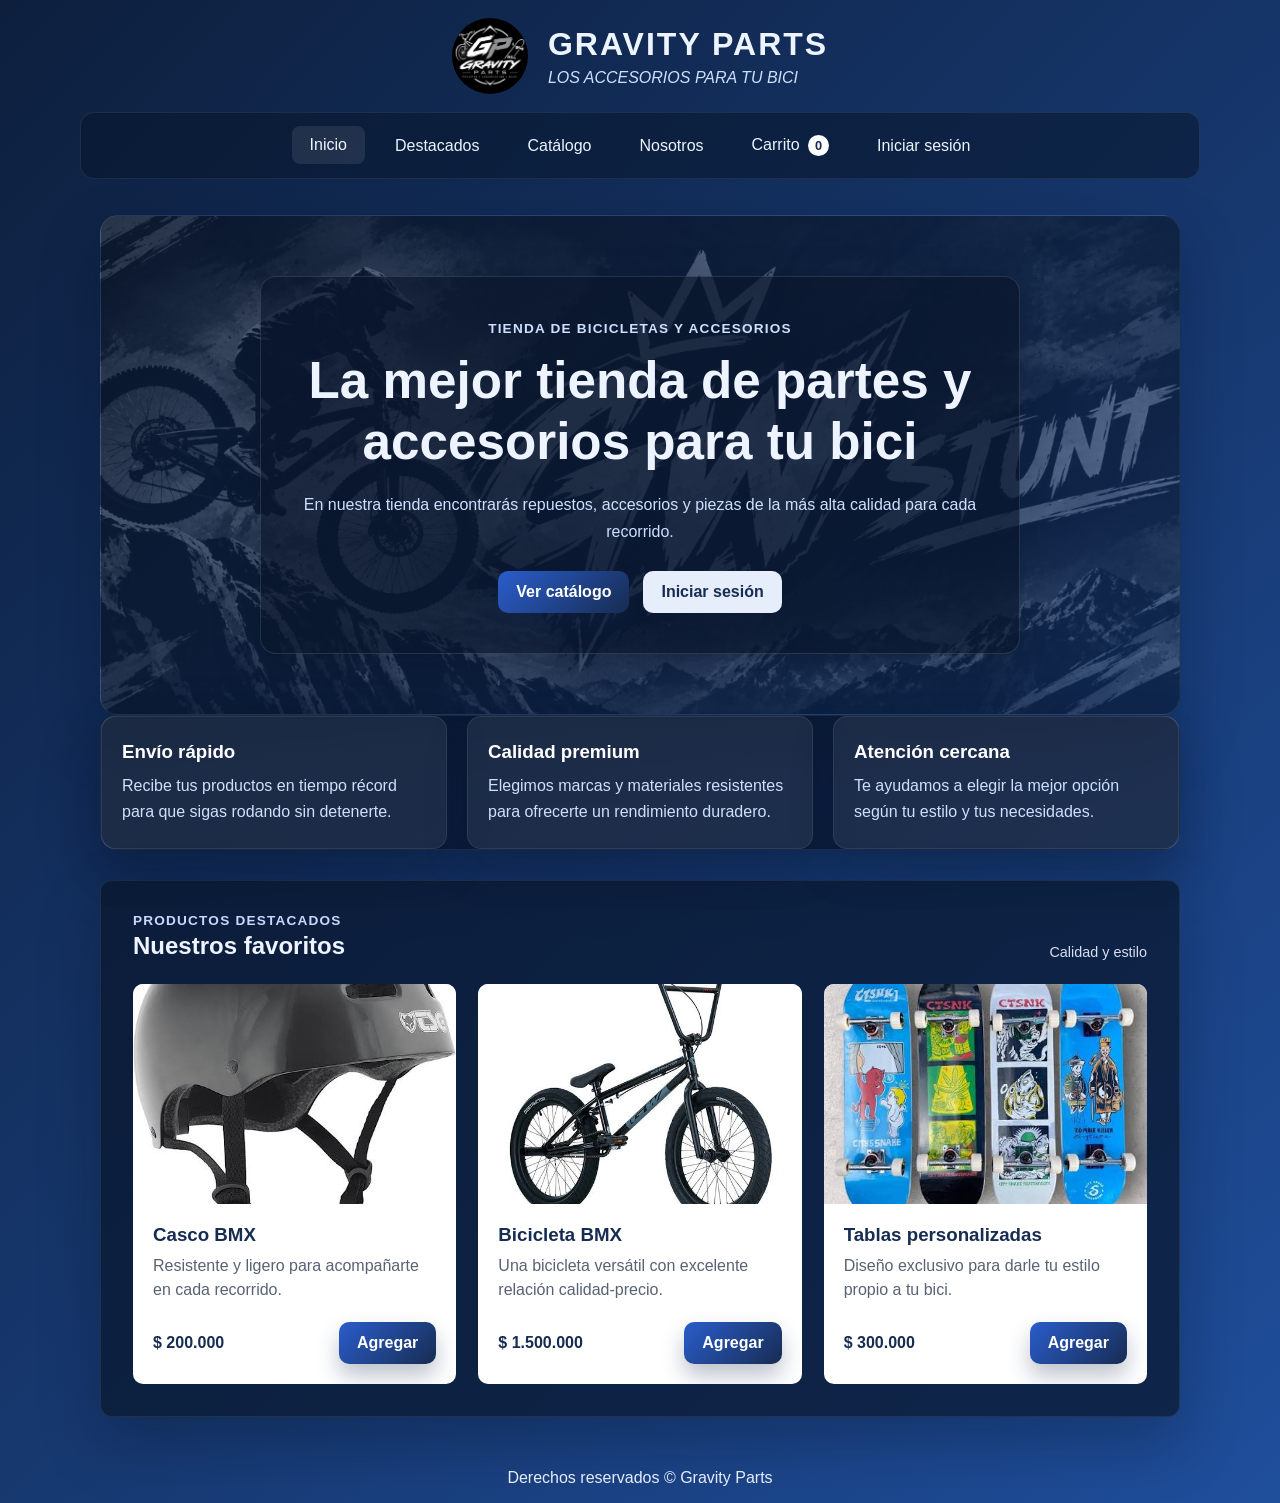
<file: GERSON.1/index.html>
<!DOCTYPE html>
<html lang="es">
<head>
    <meta charset="UTF-8">
    <meta name="viewport" content="width=device-width, initial-scale=1.0">
    <title>Gravity Parts | Inicio</title>
    <link rel="stylesheet" href="style.css">
</head>
<body>
    <header class="site-header">
        <img src="IMG/Logo.png" alt="Logo de Gravity Parts">
        <div>
            <h1>GRAVITY PARTS</h1>
            <p><em>Los accesorios para tu bici</em></p>
        </div>
    </header>

    <nav aria-label="Navegación principal">
        <a href="index.html" aria-current="page">Inicio</a>
        <a href="destacados.html">Destacados</a>
        <a href="catalogo.html">Catálogo</a>
        <a href="nosotros.html">Nosotros</a>
        <a href="carrito.html">Carrito <span class="cart-count" data-cart-count>0</span></a>
        <a href="login.html">Iniciar sesión</a>
    </nav>

    <main>
        <section class="banner">
            <div class="contenido-banner">
                <p class="eyebrow">Tienda de bicicletas y accesorios</p>
                <h2>La mejor tienda de partes y accesorios para tu bici</h2>
                <p>En nuestra tienda encontrarás repuestos, accesorios y piezas de la más alta calidad para cada recorrido.</p>
                <div class="hero-actions">
                    <a href="catalogo.html" class="button">Ver catálogo</a>
                    <a href="login.html" class="button button-secondary">Iniciar sesión</a>
                </div>
            </div>
        </section>

        <section class="feature-grid">
            <article class="feature-card">
                <h3>Envío rápido</h3>
                <p>Recibe tus productos en tiempo récord para que sigas rodando sin detenerte.</p>
            </article>
            <article class="feature-card">
                <h3>Calidad premium</h3>
                <p>Elegimos marcas y materiales resistentes para ofrecerte un rendimiento duradero.</p>
            </article>
            <article class="feature-card">
                <h3>Atención cercana</h3>
                <p>Te ayudamos a elegir la mejor opción según tu estilo y tus necesidades.</p>
            </article>
        </section>

        <section class="catalog-section">
            <div class="section-heading">
                <div>
                    <p class="eyebrow">Productos destacados</p>
                    <h2>Nuestros favoritos</h2>
                </div>
                <p class="sample-price-note">Calidad y estilo</p>
            </div>

            <div class="product-grid">
                <article class="product-card">
                    <img src="IMG/images3.jpg" alt="Casco BMX">
                    <div class="product-info">
                        <h3>Casco BMX</h3>
                        <p>Resistente y ligero para acompañarte en cada recorrido.</p>
                        <div class="product-buy">
                            <strong>$ 200.000</strong>
                            <button class="button" type="button">Agregar</button>
                        </div>
                    </div>
                </article>

                <article class="product-card">
                    <img src="IMG/imagen2.jpg" alt="Bicicleta BMX">
                    <div class="product-info">
                        <h3>Bicicleta BMX</h3>
                        <p>Una bicicleta versátil con excelente relación calidad-precio.</p>
                        <div class="product-buy">
                            <strong>$ 1.500.000</strong>
                            <button class="button" type="button">Agregar</button>
                        </div>
                    </div>
                </article>

                <article class="product-card">
                    <img src="IMG/imagen1.jpg" alt="Tablas personalizadas">
                    <div class="product-info">
                        <h3>Tablas personalizadas</h3>
                        <p>Diseño exclusivo para darle tu estilo propio a tu bici.</p>
                        <div class="product-buy">
                            <strong>$ 300.000</strong>
                            <button class="button" type="button">Agregar</button>
                        </div>
                    </div>
                </article>
            </div>
        </section>
    </main>

    <footer class="site-footer">
        <p>Derechos reservados &copy; Gravity Parts</p>
    </footer>
</body>
</html>
</file>
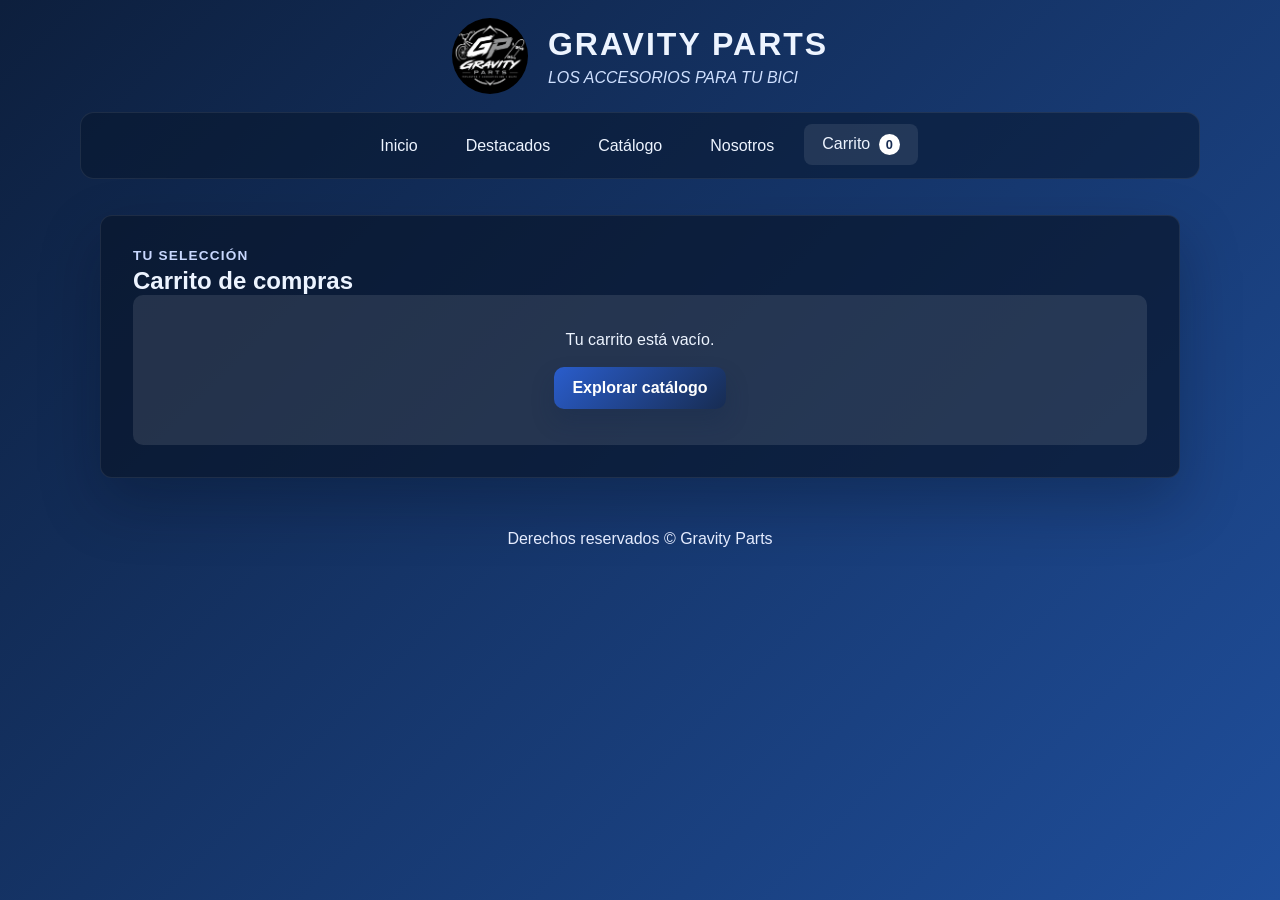
<file: GERSON.1/carrito.html>
<!DOCTYPE html>
<html lang="es">
<head>
    <meta charset="UTF-8">
    <meta name="viewport" content="width=device-width, initial-scale=1.0">
    <title>Carrito | Gravity Parts</title>
    <link rel="stylesheet" href="style.css">
    <script src="script.js" defer></script>
</head>
<body>
    <header class="site-header">
        <img src="IMG/Logo.png" alt="Logo de Gravity Parts">
        <div>
            <h1>GRAVITY PARTS</h1>
            <p><em>Los accesorios para tu bici</em></p>
        </div>
    </header>

    <nav aria-label="Navegación principal">
        <a href="index.html">Inicio</a>
        <a href="destacados.html">Destacados</a>
        <a href="catalogo.html">Catálogo</a>
        <a href="nosotros.html">Nosotros</a>
        <a href="carrito.html" aria-current="page">Carrito <span class="cart-count" data-cart-count>0</span></a>
    </nav>

    <main>
        <section class="cart-section">
            <p class="eyebrow">Tu selección</p>
            <h2>Carrito de compras</h2>
            <p class="cart-message" data-cart-message role="status" aria-live="polite"></p>
            <div class="cart-content" data-cart-content></div>
        </section>
    </main>

    <footer class="site-footer">
        <p>Derechos reservados &copy; Gravity Parts</p>
    </footer>
</body>
</html>
</file>
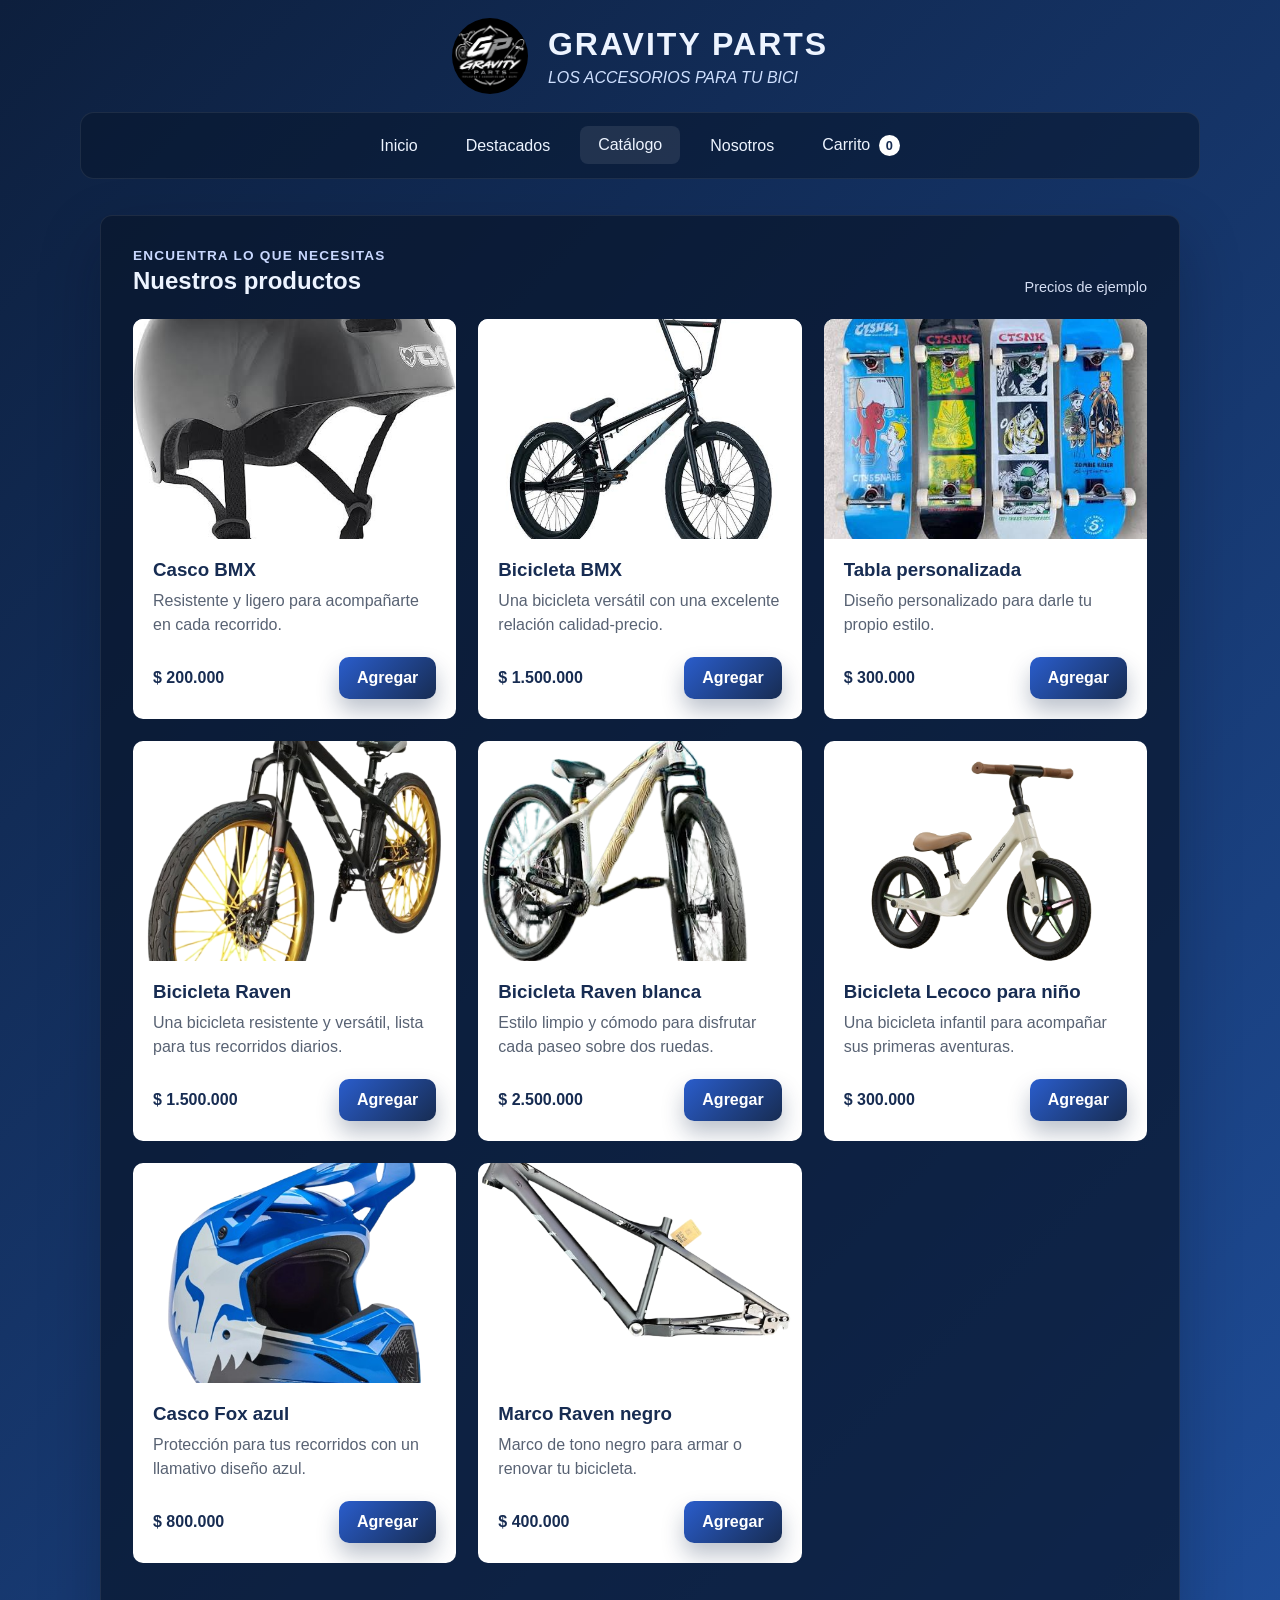
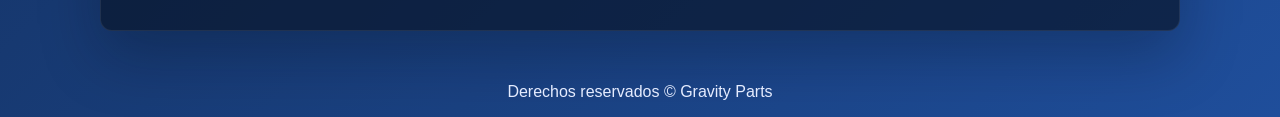
<file: GERSON.1/catalogo.html>
<!DOCTYPE html>
<html lang="es">
<head>
    <meta charset="UTF-8">
    <meta name="viewport" content="width=device-width, initial-scale=1.0">
    <title>Catálogo | Gravity Parts</title>
    <link rel="stylesheet" href="style.css">
    <script src="script.js" defer></script>
</head>
<body>
    <header class="site-header">
        <img src="IMG/Logo.png" alt="Logo de Gravity Parts">
        <div>
            <h1>GRAVITY PARTS</h1>
            <p><em>Los accesorios para tu bici</em></p>
        </div>
    </header>

    <nav aria-label="Navegación principal">
        <a href="index.html">Inicio</a>
        <a href="destacados.html">Destacados</a>
        <a href="catalogo.html" aria-current="page">Catálogo</a>
        <a href="nosotros.html">Nosotros</a>
        <a href="carrito.html">Carrito <span class="cart-count" data-cart-count>0</span></a>
    </nav>

    <main>
        <section class="catalog-section">
            <div class="section-heading">
                <div>
                    <p class="eyebrow">Encuentra lo que necesitas</p>
                    <h2>Nuestros productos</h2>
                </div>
                <p class="sample-price-note">Precios de ejemplo</p>
            </div>
            <div class="product-grid">
                <article class="product-card">
                    <img src="IMG/images3.jpg" alt="Casco para BMX">
                    <div class="product-info">
                        <h3>Casco BMX</h3>
                        <p>Resistente y ligero para acompañarte en cada recorrido.</p>
                        <div class="product-buy">
                            <strong>$ 200.000</strong>
                            <button class="button" type="button" data-add-to-cart data-id="casco-bmx" data-name="Casco BMX" data-price="200000" data-image="IMG/images3.jpg">Agregar</button>
                        </div>
                    </div>
                </article>
                <article class="product-card">
                    <img src="IMG/imagen2.jpg" alt="Bicicleta BMX">
                    <div class="product-info">
                        <h3>Bicicleta BMX</h3>
                        <p>Una bicicleta versátil con una excelente relación calidad-precio.</p>
                        <div class="product-buy">
                            <strong>$ 1.500.000</strong>
                            <button class="button" type="button" data-add-to-cart data-id="bicicleta-bmx" data-name="Bicicleta BMX" data-price="1500000" data-image="IMG/imagen2.jpg">Agregar</button>
                        </div>
                    </div>
                </article>
                <article class="product-card">
                    <img src="IMG/imagen1.jpg" alt="Tabla personalizada">
                    <div class="product-info">
                        <h3>Tabla personalizada</h3>
                        <p>Diseño personalizado para darle tu propio estilo.</p>
                        <div class="product-buy">
                            <strong>$ 300.000</strong>
                            <button class="button" type="button" data-add-to-cart data-id="tabla-personalizada" data-name="Tabla personalizada" data-price="300000" data-image="IMG/imagen1.jpg">Agregar</button>
                        </div>
                    </div>
                </article>
                <article class="product-card">
                    <img src="IMG/bicicleta%20raven1.png" alt="Bicicleta Raven">
                    <div class="product-info">
                        <h3>Bicicleta Raven</h3>
                        <p>Una bicicleta resistente y versátil, lista para tus recorridos diarios.</p>
                        <div class="product-buy">
                            <strong>$ 1.500.000</strong>
                            <button class="button" type="button" data-add-to-cart data-id="bicicleta-raven" data-name="Bicicleta Raven" data-price="1500000" data-image="IMG/bicicleta%20raven1.png">Agregar</button>
                        </div>
                    </div>
                </article>
                <article class="product-card">
                    <img src="IMG/bicicleta%20blanca%20raven2.png" alt="Bicicleta Raven blanca">
                    <div class="product-info">
                        <h3>Bicicleta Raven blanca</h3>
                        <p>Estilo limpio y cómodo para disfrutar cada paseo sobre dos ruedas.</p>
                        <div class="product-buy">
                            <strong>$ 2.500.000</strong>
                            <button class="button" type="button" data-add-to-cart data-id="bicicleta-raven-blanca" data-name="Bicicleta Raven blanca" data-price="2500000" data-image="IMG/bicicleta%20blanca%20raven2.png">Agregar</button>
                        </div>
                    </div>
                </article>
                <article class="product-card">
                    <img src="IMG/bicicleta%20para%20ni%C3%B1o%20lecoco.png" alt="Bicicleta Lecoco para niño">
                    <div class="product-info">
                        <h3>Bicicleta Lecoco para niño</h3>
                        <p>Una bicicleta infantil para acompañar sus primeras aventuras.</p>
                        <div class="product-buy">
                            <strong>$ 300.000</strong>
                            <button class="button" type="button" data-add-to-cart data-id="bicicleta-lecoco-nino" data-name="Bicicleta Lecoco para niño" data-price="300000" data-image="IMG/bicicleta%20para%20ni%C3%B1o%20lecoco.png">Agregar</button>
                        </div>
                    </div>
                </article>
                <article class="product-card">
                    <img src="IMG/casco%20fox%20azul.png" alt="Casco Fox azul">
                    <div class="product-info">
                        <h3>Casco Fox azul</h3>
                        <p>Protección para tus recorridos con un llamativo diseño azul.</p>
                        <div class="product-buy">
                            <strong>$ 800.000</strong>
                            <button class="button" type="button" data-add-to-cart data-id="casco-fox-azul" data-name="Casco Fox azul" data-price="800000" data-image="IMG/casco%20fox%20azul.png">Agregar</button>
                        </div>
                    </div>
                </article>
                <article class="product-card">
                    <img src="IMG/marco_negro%20raven1.png" alt="Marco Raven negro">
                    <div class="product-info">
                        <h3>Marco Raven negro</h3>
                        <p>Marco de tono negro para armar o renovar tu bicicleta.</p>
                        <div class="product-buy">
                            <strong>$ 400.000</strong>
                            <button class="button" type="button" data-add-to-cart data-id="marco-raven-negro" data-name="Marco Raven negro" data-price="400000" data-image="IMG/marco_negro%20raven1.png">Agregar</button>
                        </div>
                    </div>
                </article>
            </div>
            <p class="cart-message" data-cart-message role="status" aria-live="polite"></p>
        </section>
    </main>

    <footer class="site-footer">
        <p>Derechos reservados &copy; Gravity Parts</p>
    </footer>
</body>
</html>
</file>
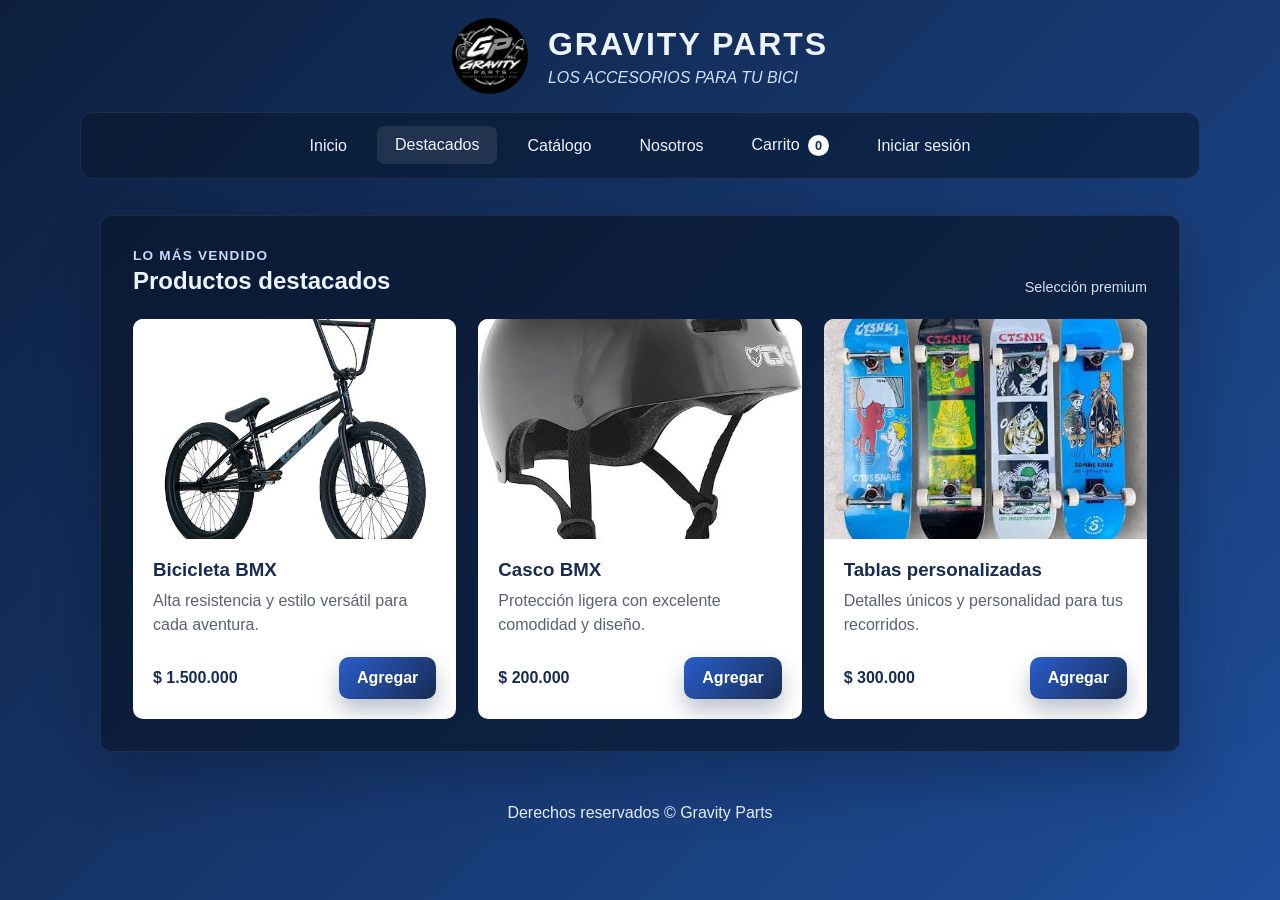
<file: GERSON.1/destacados.html>
<!DOCTYPE html>
<html lang="es">
<head>
    <meta charset="UTF-8">
    <meta name="viewport" content="width=device-width, initial-scale=1.0">
    <title>Destacados | Gravity Parts</title>
    <link rel="stylesheet" href="style.css">
</head>
<body>
    <header class="site-header">
        <img src="IMG/Logo.png" alt="Logo de Gravity Parts">
        <div>
            <h1>GRAVITY PARTS</h1>
            <p><em>Los accesorios para tu bici</em></p>
        </div>
    </header>

    <nav aria-label="Navegación principal">
        <a href="index.html">Inicio</a>
        <a href="destacados.html" aria-current="page">Destacados</a>
        <a href="catalogo.html">Catálogo</a>
        <a href="nosotros.html">Nosotros</a>
        <a href="carrito.html">Carrito <span class="cart-count" data-cart-count>0</span></a>
        <a href="login.html">Iniciar sesión</a>
    </nav>

    <main>
        <section class="catalog-section">
            <div class="section-heading">
                <div>
                    <p class="eyebrow">Lo más vendido</p>
                    <h2>Productos destacados</h2>
                </div>
                <p class="sample-price-note">Selección premium</p>
            </div>

            <div class="product-grid">
                <article class="product-card">
                    <img src="IMG/imagen2.jpg" alt="Bicicleta BMX">
                    <div class="product-info">
                        <h3>Bicicleta BMX</h3>
                        <p>Alta resistencia y estilo versátil para cada aventura.</p>
                        <div class="product-buy">
                            <strong>$ 1.500.000</strong>
                            <button class="button" type="button">Agregar</button>
                        </div>
                    </div>
                </article>

                <article class="product-card">
                    <img src="IMG/images3.jpg" alt="Casco BMX">
                    <div class="product-info">
                        <h3>Casco BMX</h3>
                        <p>Protección ligera con excelente comodidad y diseño.</p>
                        <div class="product-buy">
                            <strong>$ 200.000</strong>
                            <button class="button" type="button">Agregar</button>
                        </div>
                    </div>
                </article>

                <article class="product-card">
                    <img src="IMG/imagen1.jpg" alt="Tablas personalizadas">
                    <div class="product-info">
                        <h3>Tablas personalizadas</h3>
                        <p>Detalles únicos y personalidad para tus recorridos.</p>
                        <div class="product-buy">
                            <strong>$ 300.000</strong>
                            <button class="button" type="button">Agregar</button>
                        </div>
                    </div>
                </article>
            </div>
        </section>
    </main>

    <footer class="site-footer">
        <p>Derechos reservados &copy; Gravity Parts</p>
    </footer>
</body>
</html>
</file>
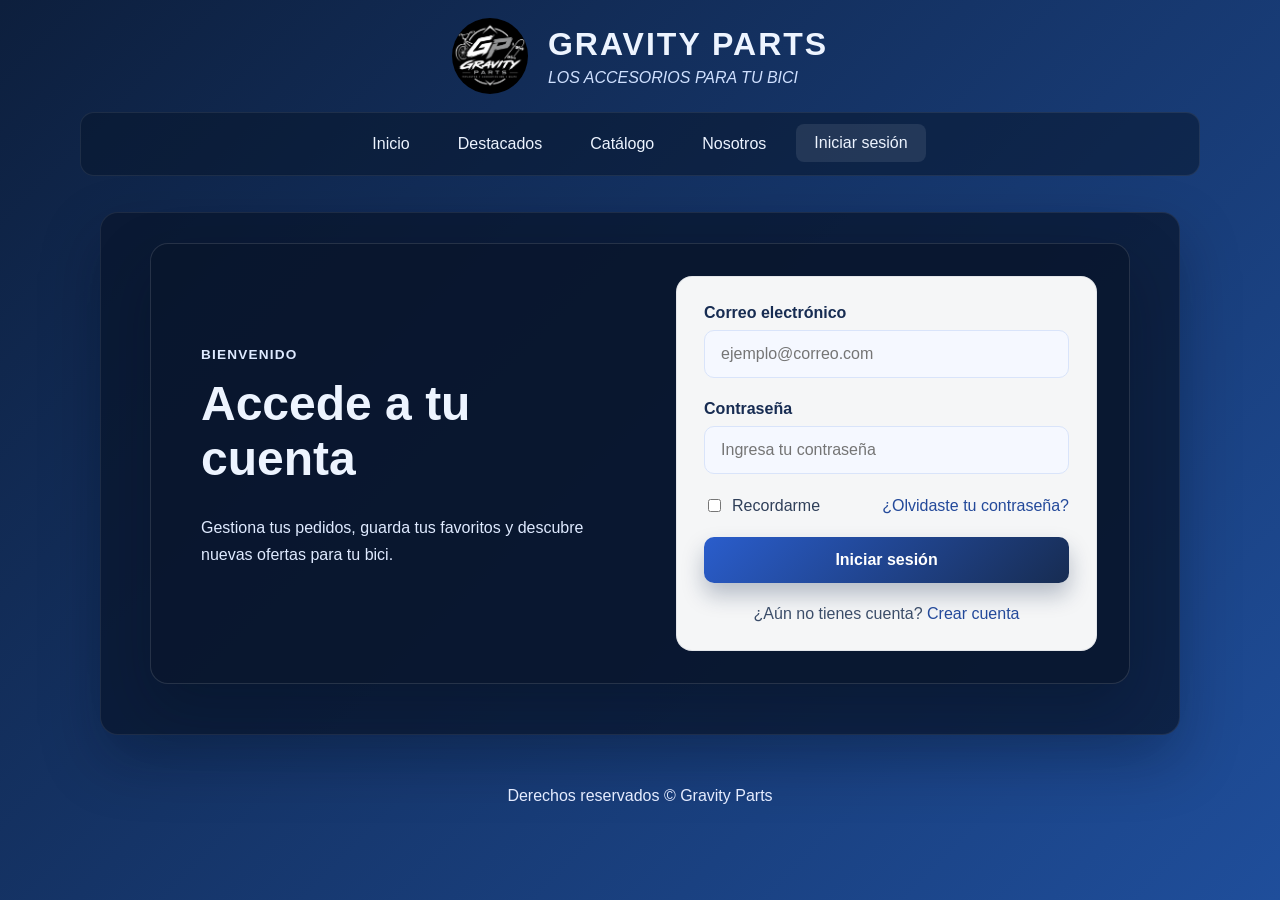
<file: GERSON.1/inicio de sesion.html>
<!DOCTYPE html>
<html lang="es">
<head>
    <meta charset="UTF-8">
    <meta name="viewport" content="width=device-width, initial-scale=1.0">
    <title>Iniciar sesión | Gravity Parts</title>
    <link rel="stylesheet" href="style.css">
</head>
<body class="login-page">
    <header class="site-header">
        <img src="IMG/Logo.png" alt="Logo de Gravity Parts">
        <div>
            <h1>GRAVITY PARTS</h1>
            <p><em>Los accesorios para tu bici</em></p>
        </div>
    </header>

    <nav aria-label="Navegación principal">
        <a href="index.html">Inicio</a>
        <a href="destacados.html">Destacados</a>
        <a href="catalogo.html">Catálogo</a>
        <a href="nosotros.html">Nosotros</a>
        <a href="login.html" aria-current="page">Iniciar sesión</a>
    </nav>

    <main>
        <section class="login-section">
            <div class="login-shell">
                <div class="login-copy">
                    <p class="eyebrow">Bienvenido</p>
                    <h2>Accede a tu cuenta</h2>
                    <p>Gestiona tus pedidos, guarda tus favoritos y descubre nuevas ofertas para tu bici.</p>
                </div>

                <form class="login-form" action="#" method="post">
                    <div class="form-group">
                        <label for="email">Correo electrónico</label>
                        <input type="email" id="email" name="email" placeholder="ejemplo@correo.com" required>
                    </div>

                    <div class="form-group">
                        <label for="password">Contraseña</label>
                        <input type="password" id="password" name="password" placeholder="Ingresa tu contraseña" required>
                    </div>

                    <div class="login-options">
                        <label class="checkbox-wrap">
                            <input type="checkbox" name="remember">
                            <span>Recordarme</span>
                        </label>
                        <a href="#">¿Olvidaste tu contraseña?</a>
                    </div>

                    <button type="submit" class="button login-button">Iniciar sesión</button>

                    <p class="signin-text">¿Aún no tienes cuenta? <a href="#">Crear cuenta</a></p>
                </form>
            </div>
        </section>
    </main>

    <footer class="site-footer">
        <p>Derechos reservados &copy; Gravity Parts</p>
    </footer>
</body>
</html>
</file>
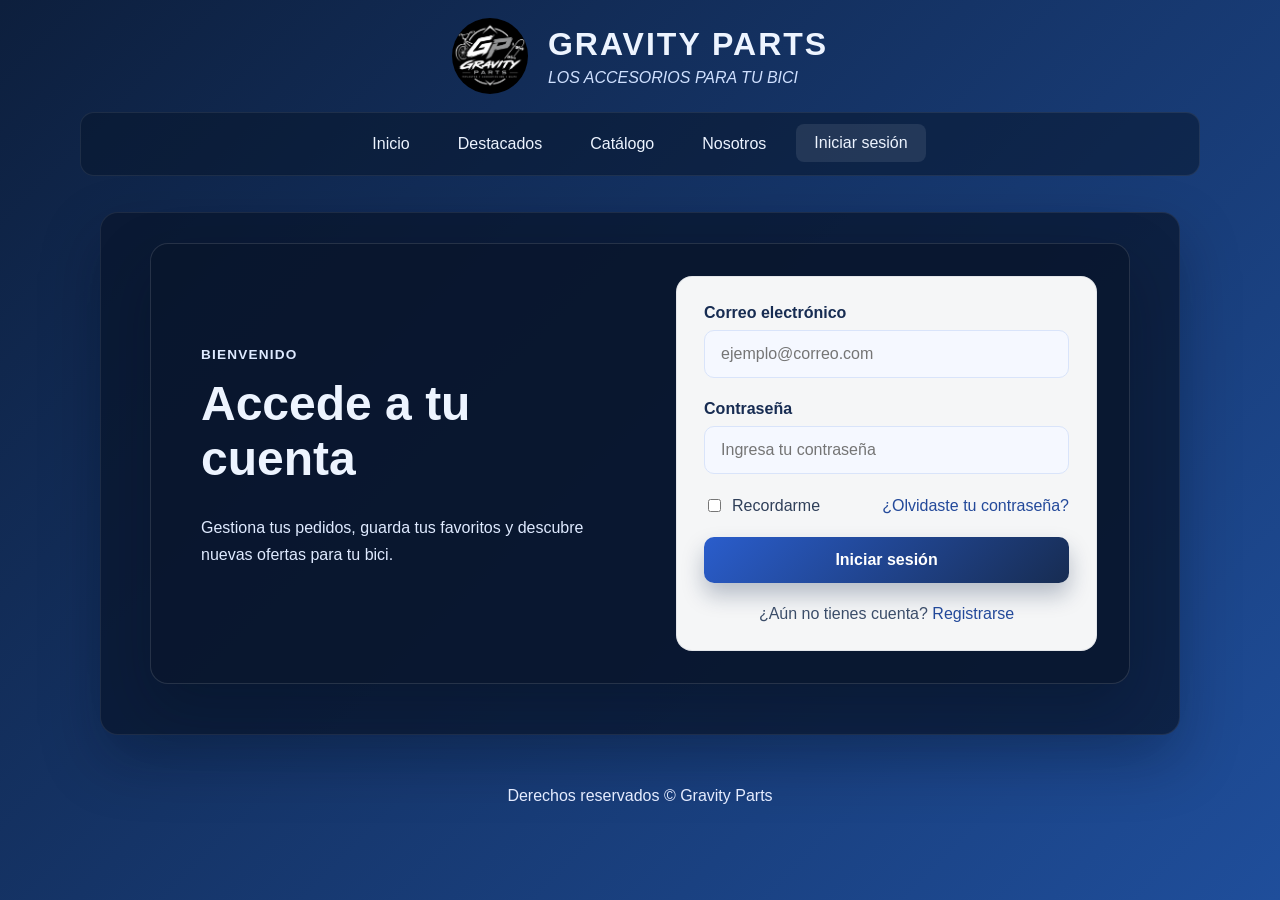
<file: GERSON.1/login.html>
<!DOCTYPE html>
<html lang="es">
<head>
    <meta charset="UTF-8">
    <meta name="viewport" content="width=device-width, initial-scale=1.0">
    <title>Iniciar sesión | Gravity Parts</title>
    <link rel="stylesheet" href="style.css">
</head>
<body class="login-page">
    <header class="site-header">
        <img src="IMG/Logo.png" alt="Logo de Gravity Parts">
        <div>
            <h1>GRAVITY PARTS</h1>
            <p><em>Los accesorios para tu bici</em></p>
        </div>
    </header>

    <nav aria-label="Navegación principal">
        <a href="index.html">Inicio</a>
        <a href="destacados.html">Destacados</a>
        <a href="catalogo.html">Catálogo</a>
        <a href="nosotros.html">Nosotros</a>
        <a href="login.html" aria-current="page">Iniciar sesión</a>
    </nav>

    <main>
        <section class="login-section">
            <div class="login-shell">
                <div class="login-copy">
                    <p class="eyebrow">Bienvenido</p>
                    <h2>Accede a tu cuenta</h2>
                    <p>Gestiona tus pedidos, guarda tus favoritos y descubre nuevas ofertas para tu bici.</p>
                </div>

                <form class="login-form" action="#" method="post">
                    <div class="form-group">
                        <label for="email">Correo electrónico</label>
                        <input type="email" id="email" name="email" placeholder="ejemplo@correo.com" required>
                    </div>

                    <div class="form-group">
                        <label for="password">Contraseña</label>
                        <input type="password" id="password" name="password" placeholder="Ingresa tu contraseña" required>
                    </div>

                    <div class="login-options">
                        <label class="checkbox-wrap">
                            <input type="checkbox" name="remember">
                            <span>Recordarme</span>
                        </label>
                        <a href="#">¿Olvidaste tu contraseña?</a>
                    </div>

                    <button type="submit" class="button login-button">Iniciar sesión</button>

                    <p class="signin-text">¿Aún no tienes cuenta? <a href="registrase.html">Registrarse</a>
            </div>
        </section>
    </main>

    <footer class="site-footer">
        <p>Derechos reservados &copy; Gravity Parts</p>
    </footer>
</body>
</html>
</file>
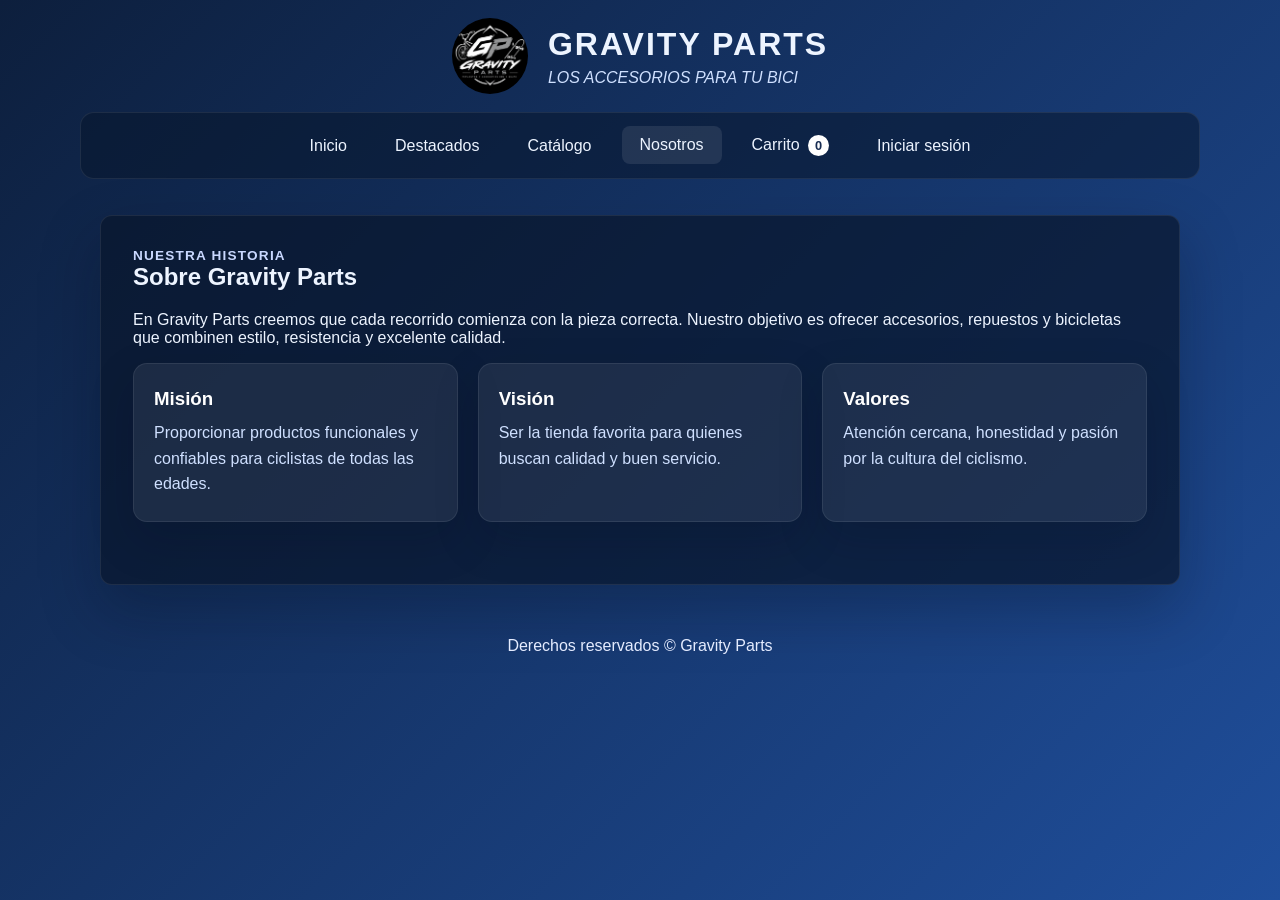
<file: GERSON.1/nosotros.html>
<!DOCTYPE html>
<html lang="es">
<head>
    <meta charset="UTF-8">
    <meta name="viewport" content="width=device-width, initial-scale=1.0">
    <title>Nosotros | Gravity Parts</title>
    <link rel="stylesheet" href="style.css">
</head>
<body>
    <header class="site-header">
        <img src="IMG/Logo.png" alt="Logo de Gravity Parts">
        <div>
            <h1>GRAVITY PARTS</h1>
            <p><em>Los accesorios para tu bici</em></p>
        </div>
    </header>

    <nav aria-label="Navegación principal">
        <a href="index.html">Inicio</a>
        <a href="destacados.html">Destacados</a>
        <a href="catalogo.html">Catálogo</a>
        <a href="nosotros.html" aria-current="page">Nosotros</a>
        <a href="carrito.html">Carrito <span class="cart-count" data-cart-count>0</span></a>
        <a href="login.html">Iniciar sesión</a>
    </nav>

    <main>
        <section class="catalog-section">
            <p class="eyebrow">Nuestra historia</p>
            <h2>Sobre Gravity Parts</h2>
            <p>En Gravity Parts creemos que cada recorrido comienza con la pieza correcta. Nuestro objetivo es ofrecer accesorios, repuestos y bicicletas que combinen estilo, resistencia y excelente calidad.</p>
            <div class="feature-grid">
                <article class="feature-card">
                    <h3>Misión</h3>
                    <p>Proporcionar productos funcionales y confiables para ciclistas de todas las edades.</p>
                </article>
                <article class="feature-card">
                    <h3>Visión</h3>
                    <p>Ser la tienda favorita para quienes buscan calidad y buen servicio.</p>
                </article>
                <article class="feature-card">
                    <h3>Valores</h3>
                    <p>Atención cercana, honestidad y pasión por la cultura del ciclismo.</p>
                </article>
            </div>
        </section>
    </main>

    <footer class="site-footer">
        <p>Derechos reservados &copy; Gravity Parts</p>
    </footer>
</body>
</html>
</file>
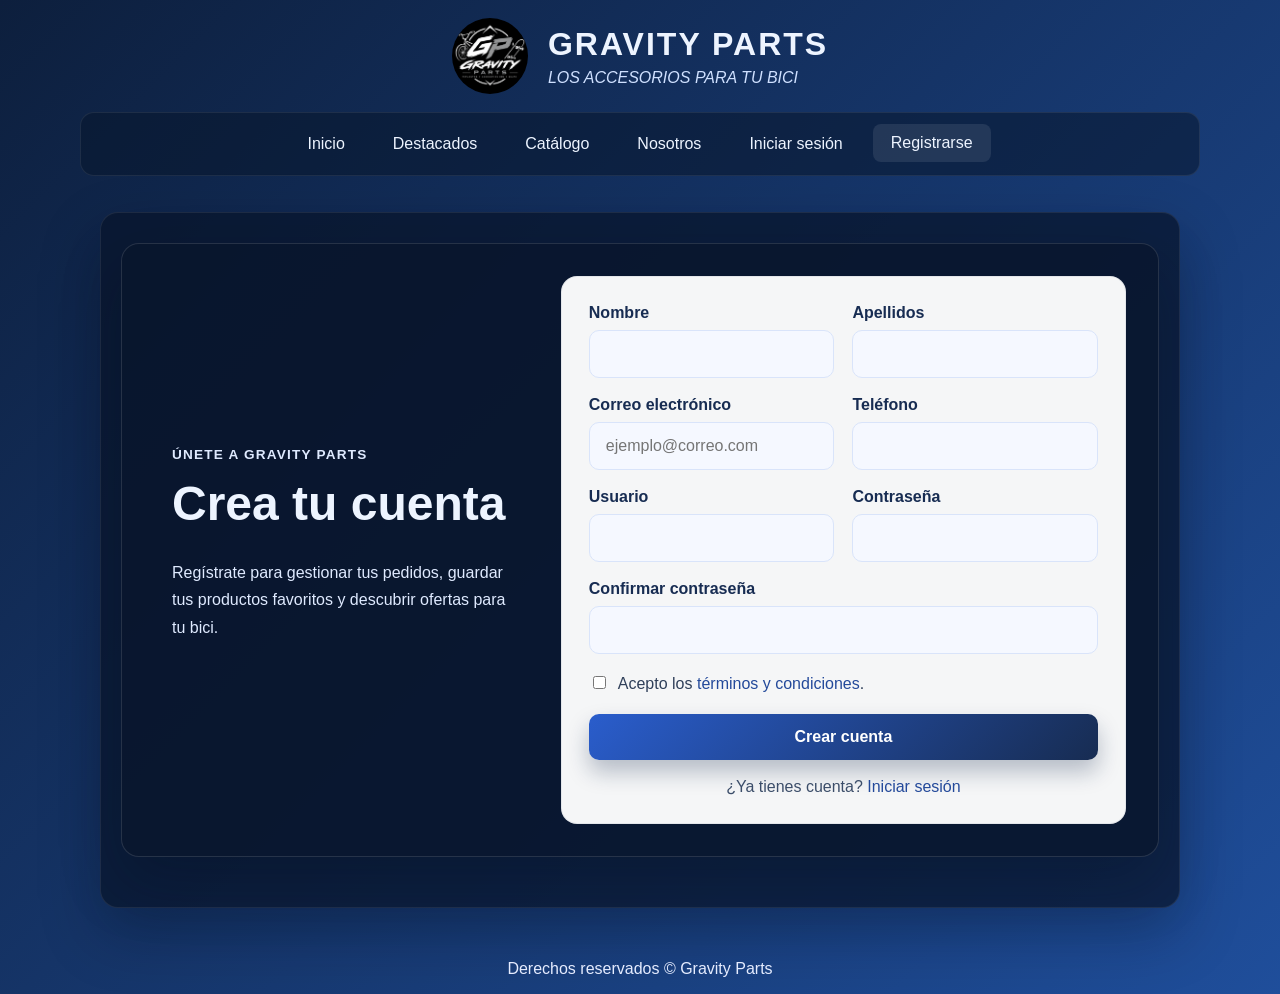
<file: GERSON.1/registrase.html>
<!DOCTYPE html>
<html lang="es">
<head>
    <meta charset="UTF-8">
    <meta name="viewport" content="width=device-width, initial-scale=1.0">
    <title>Registrarse | Gravity Parts</title>
    <link rel="stylesheet" href="style.css">
</head>
<body class="login-page">
    <header class="site-header">
        <img src="IMG/Logo.png" alt="Logo de Gravity Parts">
        <div>
            <h1>GRAVITY PARTS</h1>
            <p><em>Los accesorios para tu bici</em></p>
        </div>
    </header>

    <nav aria-label="Navegación principal">
        <a href="index.html">Inicio</a>
        <a href="destacados.html">Destacados</a>
        <a href="catalogo.html">Catálogo</a>
        <a href="nosotros.html">Nosotros</a>
        <a href="login.html">Iniciar sesión</a>
        <a href="registrase.html" aria-current="page">Registrarse</a>
    </nav>

    <main>
        <section class="login-section">
            <div class="login-shell register-shell">
                <div class="login-copy">
                    <p class="eyebrow">Únete a Gravity Parts</p>
                    <h2>Crea tu cuenta</h2>
                    <p>Regístrate para gestionar tus pedidos, guardar tus productos favoritos y descubrir ofertas para tu bici.</p>
                </div>

                <form class="login-form register-form" action="#" method="post">
                    <div class="form-group">
                        <label for="first-name">Nombre</label>
                        <input type="text" id="first-name" name="nombre" autocomplete="given-name" required>
                    </div>

                    <div class="form-group">
                        <label for="last-name">Apellidos</label>
                        <input type="text" id="last-name" name="apellidos" autocomplete="family-name" required>
                    </div>

                    <div class="form-group">
                        <label for="register-email">Correo electrónico</label>
                        <input type="email" id="register-email" name="correo" placeholder="ejemplo@correo.com" autocomplete="email" required>
                    </div>

                    <div class="form-group">
                        <label for="phone">Teléfono</label>
                        <input type="tel" id="phone" name="telefono" autocomplete="tel" required>
                    </div>

                    <div class="form-group">
                        <label for="username">Usuario</label>
                        <input type="text" id="username" name="usuario" autocomplete="username" required>
                    </div>

                    <div class="form-group">
                        <label for="register-password">Contraseña</label>
                        <input type="password" id="register-password" name="contrasena" autocomplete="new-password" required>
                    </div>

                    <div class="form-group register-confirm-group">
                        <label for="confirm-password">Confirmar contraseña</label>
                        <input type="password" id="confirm-password" name="confirmar_contrasena" autocomplete="new-password" required>
                    </div>

                    <label class="register-terms register-confirm-group">
                        <input type="checkbox" name="acepta_terminos" required>
                        <span>Acepto los <a href="terminos%20y%20condicciones.html" target="_blank" rel="noopener noreferrer">términos y condiciones</a>.</span>
                    </label>

                    <button type="submit" class="button login-button register-submit">Crear cuenta</button>
                    <p class="signin-text register-signin">¿Ya tienes cuenta? <a href="login.html">Iniciar sesión</a></p>
                </form>
            </div>
        </section>
    </main>

    <footer class="site-footer">
        <p>Derechos reservados &copy; Gravity Parts</p>
    </footer>

    <script>
        const registerForm = document.querySelector(".register-form");
        const password = document.querySelector("#register-password");
        const passwordConfirmation = document.querySelector("#confirm-password");

        function validatePasswordConfirmation() {
            passwordConfirmation.setCustomValidity(
                password.value === passwordConfirmation.value ? "" : "Las contraseñas no coinciden."
            );
        }

        password.addEventListener("input", validatePasswordConfirmation);
        passwordConfirmation.addEventListener("input", validatePasswordConfirmation);
        registerForm.addEventListener("submit", validatePasswordConfirmation);
    </script>
</body>
</html>
</file>
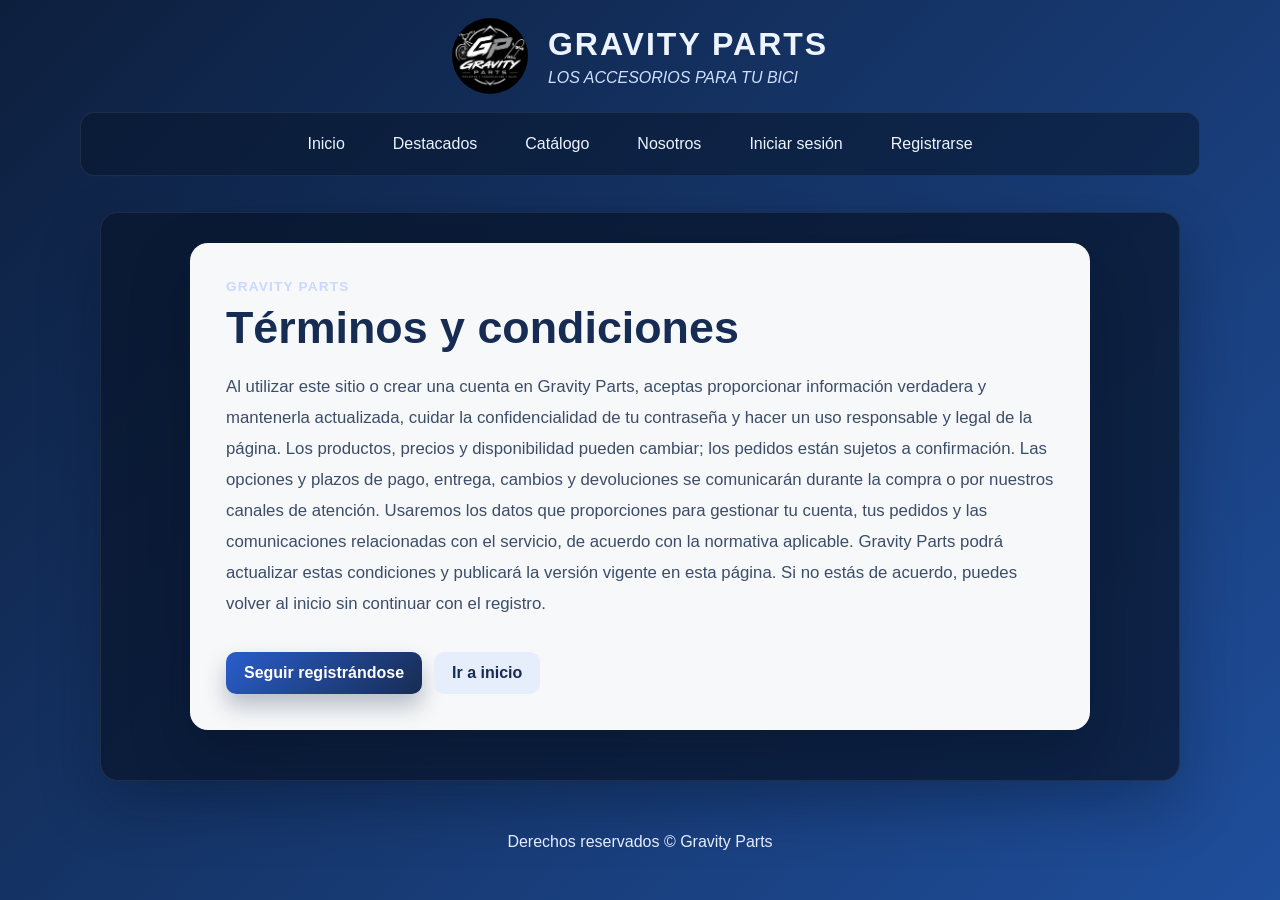
<file: GERSON.1/terminos y condicciones.html>
<!DOCTYPE html>
<html lang="es">
<head>
    <meta charset="UTF-8">
    <meta name="viewport" content="width=device-width, initial-scale=1.0">
    <title>Términos y condiciones | Gravity Parts</title>
    <link rel="stylesheet" href="style.css">
</head>
<body class="login-page">
    <header class="site-header">
        <img src="IMG/Logo.png" alt="Logo de Gravity Parts">
        <div>
            <h1>GRAVITY PARTS</h1>
            <p><em>Los accesorios para tu bici</em></p>
        </div>
    </header>

    <nav aria-label="Navegación principal">
        <a href="index.html">Inicio</a>
        <a href="destacados.html">Destacados</a>
        <a href="catalogo.html">Catálogo</a>
        <a href="nosotros.html">Nosotros</a>
        <a href="login.html">Iniciar sesión</a>
        <a href="registrase.html">Registrarse</a>
    </nav>

    <main>
        <section class="terms-section">
            <article class="terms-shell">
                <p class="eyebrow">Gravity Parts</p>
                <h2>Términos y condiciones</h2>
                <p class="terms-copy">Al utilizar este sitio o crear una cuenta en Gravity Parts, aceptas proporcionar información verdadera y mantenerla actualizada, cuidar la confidencialidad de tu contraseña y hacer un uso responsable y legal de la página. Los productos, precios y disponibilidad pueden cambiar; los pedidos están sujetos a confirmación. Las opciones y plazos de pago, entrega, cambios y devoluciones se comunicarán durante la compra o por nuestros canales de atención. Usaremos los datos que proporciones para gestionar tu cuenta, tus pedidos y las comunicaciones relacionadas con el servicio, de acuerdo con la normativa aplicable. Gravity Parts podrá actualizar estas condiciones y publicará la versión vigente en esta página. Si no estás de acuerdo, puedes volver al inicio sin continuar con el registro.</p>

                <div class="terms-actions">
                    <a class="button terms-continue" href="registrase.html">Seguir registrándose</a>
                    <a class="button button-secondary terms-home" href="index.html">Ir a inicio</a>
                </div>
            </article>
        </section>
    </main>

    <footer class="site-footer">
        <p>Derechos reservados &copy; Gravity Parts</p>
    </footer>
</body>
</html>
</file>
<file: GERSON.1/style.css>
:root{
    --bg-dark: #0d1f3d;
    --bg-mid: #1f4e9b;
    --bg-soft: #dfeaff;
    --panel: rgba(9, 22, 44, 0.72);
    --panel-strong: #11284d;
    --card: #ffffff;
    --primary: #2a5dcc;
    --primary-dark: #172c52;
    --text: #edf4ff;
    --text-dark: #172c52;
    --muted: #cfe0ff;
    --shadow: rgba(5, 12, 25, 0.28);
}

*{
    box-sizing: border-box;
}

body{
    margin: 0;
    min-height: 100vh;
    background: linear-gradient(135deg, var(--bg-dark) 0%, var(--bg-mid) 100%);
    color: var(--text);
    font-family: Arial, Helvetica, sans-serif;
}

img{
    display: block;
    max-width: 100%;
    height: auto;
}

a{
    color: inherit;
    text-decoration: none;
}

nav{
    display: flex;
    flex-wrap: wrap;
    justify-content: center;
    align-items: center;
    gap: 12px;
    max-width: 1120px;
    margin: 0 auto;
    padding: 12px 20px;
    background: rgba(9, 22, 44, 0.55);
    border: 1px solid rgba(255, 255, 255, 0.08);
    border-radius: 14px;
}

nav a{
    padding: 10px 18px;
    font-size: 16px;
    color: var(--text);
    border-radius: 8px;
    transition: background-color 160ms ease, transform 160ms ease;
}

nav a:hover,
nav a[aria-current="page"]{
    background-color: rgba(255, 255, 255, 0.09);
    transform: translateY(-1px);
}

main{
    width: auto;
    max-width: 1120px;
    margin: 36px auto;
    padding: 0 20px;
}

section{
    background: var(--panel);
    border: 1px solid rgba(255, 255, 255, 0.08);
    border-radius: 18px;
    box-shadow: 0 25px 60px var(--shadow);
}

section h2{
    margin: 0 0 20px;
}

article{
    flex: 1;
    padding: 25px;
    background: rgba(255, 255, 255, 0.08);
    border-radius: 10px;
}

.banner{
    min-height: 500px;
    padding: 30px;
    background: linear-gradient(135deg, rgba(13, 31, 61, 0.7), rgba(31, 78, 155, 0.5)), url("IMG/img stunt 67.jpeg") center/cover no-repeat;
    display: flex;
    justify-content: center;
    align-items: center;
    text-align: center;
}

.contenido-banner{
    max-width: 760px;
    padding: 40px 30px;
    background: rgba(9, 22, 44, 0.68);
    border: 1px solid rgba(255, 255, 255, 0.12);
    border-radius: 16px;
    box-shadow: 0 18px 48px rgba(5, 12, 25, 0.24);
}

.contenido-banner h2{
    margin: 10px 0 18px;
    font-size: clamp(2rem, 4vw, 3.2rem);
    line-height: 1.2;
}

.contenido-banner p{
    margin: 0;
    color: var(--muted);
    line-height: 1.7;
}

.hero-actions{
    display: flex;
    justify-content: center;
    flex-wrap: wrap;
    gap: 14px;
    margin-top: 26px;
}

.site-header{
    display: flex;
    align-items: center;
    justify-content: center;
    gap: 20px;
    padding: 18px 24px;
    text-align: left;
}

.site-header img{
    width: 76px;
    height: 76px;
    object-fit: contain;
    border-radius: 50%;
}

.site-header h1,
.site-header p{
    margin: 0;
}

.site-header h1{
    letter-spacing: 2px;
}

.site-header p{
    margin-top: 6px;
    color: var(--muted);
    text-transform: uppercase;
}

.catalog-section,
.cart-section{
    padding: 32px;
    background: rgba(9, 22, 44, 0.7);
    border-radius: 12px;
}

.section-heading{
    display: flex;
    align-items: end;
    justify-content: space-between;
    gap: 20px;
    margin-bottom: 24px;
}

.section-heading h2,
.cart-section h2{
    margin: 4px 0 0;
}

.eyebrow{
    margin: 0;
    color: #c9d8ff;
    font-size: 0.85rem;
    font-weight: 700;
    letter-spacing: 1.2px;
    text-transform: uppercase;
}

.sample-price-note{
    margin: 0;
    color: #d5def3;
    font-size: 0.9rem;
}

.feature-grid{
    display: grid;
    grid-template-columns: repeat(3, minmax(0, 1fr));
    gap: 20px;
    margin-bottom: 30px;
}

.feature-card{
    padding: 24px 20px;
    color: var(--text);
    background: rgba(255, 255, 255, 0.07);
    border: 1px solid rgba(255, 255, 255, 0.08);
    border-radius: 14px;
    box-shadow: 0 18px 45px rgba(5, 12, 25, 0.18);
}

.feature-card h3{
    margin: 0 0 10px;
    color: #ffffff;
}

.feature-card p{
    margin: 0;
    color: var(--muted);
    line-height: 1.6;
}

.product-grid{
    display: grid;
    grid-template-columns: repeat(3, minmax(0, 1fr));
    gap: 22px;
}

.product-card{
    overflow: hidden;
    padding: 0;
    color: #202530;
    background: #fff;
    border-radius: 10px;
}

.product-card > img{
    display: block;
    width: 100%;
    height: 220px;
    object-fit: cover;
}

.product-info{
    display: block;
    padding: 20px;
}

.product-info h3{
    margin: 0 0 8px;
    color: #172c52;
}

.product-info p{
    min-height: 42px;
    margin: 0 0 20px;
    color: #586273;
    line-height: 1.5;
}

.product-buy{
    display: flex;
    align-items: center;
    justify-content: space-between;
    gap: 12px;
}

.product-buy strong{
    color: #172c52;
    white-space: nowrap;
}

.button{
    display: inline-block;
    padding: 12px 18px;
    color: #fff;
    font: inherit;
    font-weight: 700;
    text-align: center;
    text-decoration: none;
    background: linear-gradient(135deg, #2a5dcc 0%, #172c52 100%);
    border: 0;
    border-radius: 10px;
    cursor: pointer;
    transition: transform 160ms ease, box-shadow 160ms ease, background 160ms ease;
    box-shadow: 0 12px 22px rgba(18, 39, 76, 0.28);
}

.product-buy .button{
    flex-shrink: 0;
}

.button:hover{
    transform: translateY(-1px);
    background: linear-gradient(135deg, #3b6fe0 0%, #1d3e6f 100%);
}

.button-secondary{
    color: var(--text-dark);
    background: #e6edfb;
    box-shadow: none;
}

.button-secondary:hover{
    background: #d4e0f8;
}

.cart-count{
    display: inline-grid;
    min-width: 21px;
    height: 21px;
    margin-left: 4px;
    padding: 0 5px;
    color: #172c52;
    font-size: 0.8rem;
    font-weight: 700;
    place-items: center;
    background: #fff;
    border-radius: 20px;
}

.cart-message{
    min-height: 1.2em;
    margin: 16px 0 0;
    color: #e4edff;
}

.cart-section > .cart-message:empty{
    display: none;
}

.empty-cart{
    padding: 36px 16px;
    text-align: center;
    background: rgba(255, 255, 255, 0.1);
    border-radius: 10px;
}

.empty-cart p{
    margin: 0 0 18px;
}

.cart-items{
    display: grid;
    gap: 12px;
    margin-top: 24px;
}

.cart-item{
    display: grid;
    grid-template-columns: 76px minmax(140px, 1fr) auto auto auto;
    align-items: center;
    gap: 18px;
    padding: 16px;
    color: #202530;
    background: #fff;
    border-radius: 9px;
}

.cart-item > img{
    width: 76px;
    height: 70px;
    object-fit: cover;
    border-radius: 6px;
}

.cart-item-details h3,
.cart-item-details p{
    margin: 0;
}

.cart-item-details h3{
    color: #172c52;
}

.cart-item-details p{
    margin-top: 6px;
    color: #586273;
}

.quantity-control{
    display: flex;
    align-items: center;
    gap: 10px;
}

.quantity-button{
    width: 32px;
    height: 32px;
    color: #172c52;
    font-size: 1.1rem;
    background: #e6edfb;
    border: 0;
    border-radius: 5px;
    cursor: pointer;
}

.cart-item-subtotal{
    min-width: 95px;
    color: #172c52;
    text-align: right;
}

.text-button{
    padding: 6px;
    color: #8b2635;
    font: inherit;
    background: transparent;
    border: 0;
    cursor: pointer;
}

.text-button:hover{
    text-decoration: underline;
}

.cart-summary{
    display: flex;
    justify-content: space-between;
    gap: 20px;
    margin-top: 20px;
    padding: 20px;
    color: #172c52;
    background: #fff;
    border-radius: 9px;
}

.cart-actions{
    display: flex;
    justify-content: flex-end;
    margin-top: 16px;
}

.login-page{
    background: linear-gradient(135deg, #0d1f3d 0%, #1f4e9b 100%);
}

.login-section{
    padding: 30px 20px 50px;
}

.login-shell{
    display: grid;
    grid-template-columns: 1.1fr 1fr;
    gap: 30px;
    max-width: 980px;
    margin: 0 auto;
    padding: 32px;
    background: rgba(9, 22, 44, 0.72);
    border: 1px solid rgba(255, 255, 255, 0.12);
    border-radius: 18px;
    box-shadow: 0 25px 60px rgba(5, 12, 25, 0.28);
}

.register-shell{
    grid-template-columns: 0.8fr 1.2fr;
    max-width: 1080px;
}

.terms-section{
    padding: 30px 20px 50px;
}

.terms-shell{
    max-width: 900px;
    margin: 0 auto;
    padding: 36px;
    color: #172c52;
    background: rgba(255, 255, 255, 0.97);
    border-radius: 18px;
    box-shadow: 0 25px 60px rgba(5, 12, 25, 0.28);
}

.terms-shell h2{
    margin: 8px 0 10px;
    font-size: clamp(2rem, 4vw, 2.8rem);
}

.terms-copy{
    margin: 18px 0 0;
    color: #3b4d69;
    font-size: 1.05rem;
    line-height: 1.85;
}

.terms-actions{
    display: flex;
    flex-wrap: wrap;
    gap: 12px;
    margin-top: 32px;
}

.terms-continue,
.terms-home{
    text-align: center;
    text-decoration: none;
}

.login-copy{
    display: flex;
    flex-direction: column;
    justify-content: center;
    padding: 18px;
}

.login-copy h2{
    margin: 10px 0 12px;
    font-size: clamp(2rem, 4vw, 3rem);
}

.login-copy p{
    color: #dfeaff;
    line-height: 1.7;
}

.login-form{
    display: grid;
    gap: 22px;
    padding: 28px;
    background: rgba(255, 255, 255, 0.96);
    border-radius: 16px;
    box-shadow: inset 0 0 0 1px rgba(23, 44, 82, 0.08);
}

.register-form{
    grid-template-columns: repeat(2, minmax(0, 1fr));
    gap: 18px;
}

.register-confirm-group,
.register-submit,
.register-signin{
    grid-column: 1 / -1;
}

.register-terms{
    display: flex;
    align-items: flex-start;
    gap: 9px;
    color: #2f3f59;
    line-height: 1.5;
}

.register-terms input{
    margin-top: 4px;
    accent-color: #23499a;
}

.register-terms a{
    color: #23499a;
}

.form-group{
    display: grid;
    gap: 8px;
}

.form-group label{
    color: #172c52;
    font-weight: 700;
}

.form-group input{
    width: 100%;
    padding: 14px 16px;
    color: #172c52;
    background: #f5f8ff;
    border: 1px solid #d9e4fa;
    border-radius: 10px;
    font: inherit;
    box-sizing: border-box;
}

.form-group input:focus{
    outline: 2px solid rgba(42, 93, 204, 0.2);
    border-color: #2a5dcc;
}

.login-options{
    display: flex;
    align-items: center;
    justify-content: space-between;
    gap: 10px;
    color: #2f3f59;
}

.checkbox-wrap{
    display: inline-flex;
    align-items: center;
    gap: 8px;
    cursor: pointer;
}

.checkbox-wrap input{
    accent-color: #23499a;
}

.login-options a,
.signin-text a{
    color: #23499a;
    text-decoration: none;
}

.login-options a:hover,
.signin-text a:hover{
    text-decoration: underline;
}

.login-button{
    width: 100%;
    padding: 14px 18px;
    border-radius: 10px;
}

.signin-text{
    margin: 0;
    text-align: center;
    color: #3b4d69;
}

.site-footer{
    padding: 16px 20px;
    color: #e5ecff;
    text-align: center;
}

.site-footer p{
    margin: 0;
}

@media (max-width: 760px){
    .feature-grid,
    .product-grid{
        grid-template-columns: repeat(2, minmax(0, 1fr));
    }

    .cart-item{
        grid-template-columns: 64px minmax(0, 1fr) auto;
        gap: 12px;
    }

    .cart-item > img{
        width: 64px;
        height: 64px;
    }

    .quantity-control{
        grid-column: 2;
    }

    .cart-item-subtotal{
        grid-column: 3;
        grid-row: 2;
    }

    .cart-item > .text-button{
        grid-column: 3;
        grid-row: 1;
    }

    .login-shell{
        grid-template-columns: 1fr;
        padding: 22px 18px;
    }

    .login-form{
        padding: 22px 18px;
    }

    .terms-shell{
        padding: 26px 20px;
    }

    .register-form{
        gap: 16px;
    }

    .login-options{
        flex-direction: column;
        align-items: flex-start;
    }
}

@media (max-width: 520px){
    .site-header{
        gap: 12px;
    }

    .site-header h1{
        font-size: 1.25rem;
    }

    .site-header p{
        font-size: 0.75rem;
    }

    nav{
        gap: 4px;
    }

    .register-form{
        grid-template-columns: 1fr;
    }

    nav a{
        padding: 9px 10px;
        font-size: 0.9rem;
    }

    main{
        margin: 22px auto;
        padding: 0 12px;
    }

    .catalog-section,
    .cart-section{
        padding: 20px 14px;
    }

    .section-heading{
        align-items: start;
        flex-direction: column;
    }

    .feature-grid,
    .product-grid{
        grid-template-columns: 1fr;
    }

    .product-card > img{
        height: 200px;
    }

    .cart-item{
        grid-template-columns: 56px minmax(0, 1fr) auto;
        gap: 10px;
        padding: 12px 8px;
    }

    .cart-item > img{
        width: 56px;
        height: 56px;
    }

    .cart-item-details h3{
        font-size: 1rem;
    }

    .cart-item-subtotal{
        min-width: 0;
        font-size: 0.9rem;
    }
}
</file>
